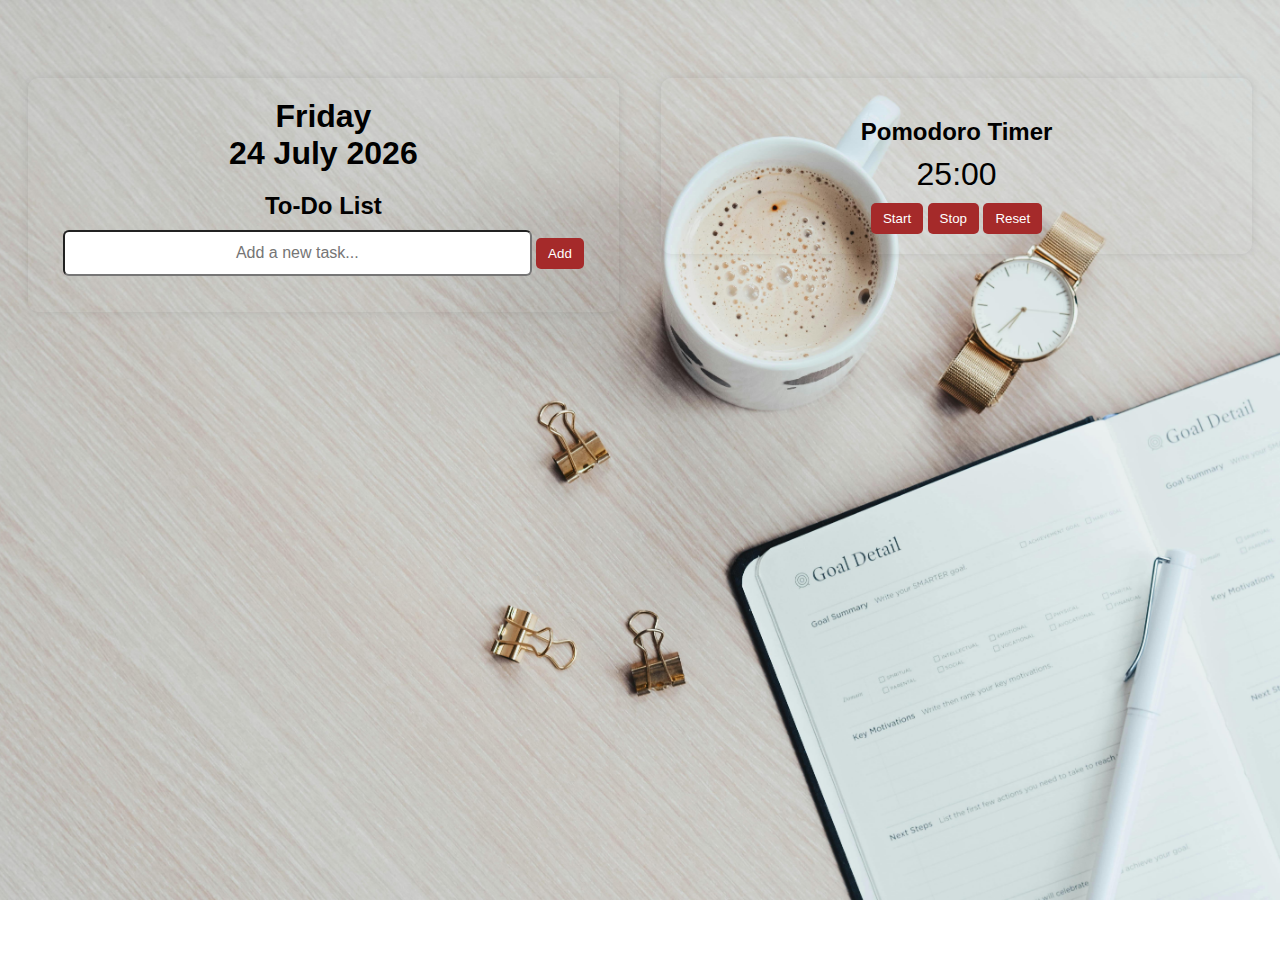
<file: index.html>
<!DOCTYPE html>
<html lang="en">
<head>
    <meta charset="UTF-8">
    <meta name="viewport" content="width=device-width, initial-scale=1.0, maximum-scale=1">
    <title>To-Do List & Pomodoro Timer</title>
    <link rel="stylesheet" href="styles.css">
</head>
<body>

    <!-- To-Do List Section -->
    <div class="todo-section">
        <div id="liveDate"></div>
        <h2>To-Do List</h2>
        <input type="text" id="taskInput" placeholder="Add a new task...">
        <button onclick="addTask()">Add</button>
        <ul id="taskList"></ul>
    </div>
    
    <!-- Pomodoro Timer Section -->
    <div class="pomodoro-section">
        <h2>Pomodoro Timer</h2>
        <div id="timer">25:00</div>
        <button onclick="startTimer()">Start</button>
        <button onclick="stopTimer()">Stop</button>
        <button onclick="resetTimer()">Reset</button>
    </div>

    <script>
        function updateLiveDate() {
            const date = new Date();
            
            const weekday = date.toLocaleDateString("en-US", { weekday: 'long' });
            const day = String(date.getDate()).padStart(2, '0'); // Ensures "03" instead of "3"
            const monthYear = date.toLocaleDateString("en-US", { month: 'long', year: 'numeric' });
        
            // Structure the date with a line break
            document.getElementById("liveDate").innerHTML = `${weekday} <br> ${day} ${monthYear}`;
        }
        updateLiveDate();

        document.getElementById("taskInput").addEventListener("keydown", function (event) {
            if (event.key === "Enter") {
                event.preventDefault();
                addTask();
            }
        });

        let timerInterval;
        let timeLeft = 1500;

        function updateTimerDisplay() {
            document.getElementById("timer").innerText = 
                `${Math.floor(timeLeft / 60)}:${(timeLeft % 60).toString().padStart(2, "0")}`;
        }

        function startTimer() {
            if (!timerInterval) {
                timerInterval = setInterval(() => {
                    if (timeLeft > 0) {
                        timeLeft--;
                        updateTimerDisplay();
                    } else {
                        clearInterval(timerInterval);
                        timerInterval = null;
                    }
                }, 1000);
            }
        }

        function stopTimer() {
            clearInterval(timerInterval);
            timerInterval = null;
        }

        function resetTimer() {
            stopTimer();
            timeLeft = 1500;
            updateTimerDisplay();
        }

        function addTask() {
            const taskInput = document.getElementById("taskInput");
            const taskText = taskInput.value.trim();
            if (!taskText) return;

            const taskList = document.getElementById("taskList");
            const li = document.createElement("li");

            // Task Label (Checkbox + "Complete?" Text)
            const label = document.createElement("label");
            label.style.display = "flex";
            label.style.alignItems = "center";

            const checkbox = document.createElement("input");
            checkbox.type = "checkbox";
            checkbox.onchange = () => taskSpan.style.textDecoration = checkbox.checked ? "line-through" : "none";

            const checkboxText = document.createElement("span");
            checkboxText.innerText = "Complete?";
            checkboxText.style.fontSize = "14px";
            checkboxText.style.color = "gray";

            label.append(checkbox, checkboxText);

            // Task Text
            const taskSpan = document.createElement("span");
            taskSpan.innerText = taskText;
            taskSpan.style.flex = "1";

            // Delete Button
            const deleteButton = document.createElement("button");
            deleteButton.innerText = "Delete";
            deleteButton.classList.add("delete-button");
            deleteButton.onclick = () => li.remove();

            li.append(label, taskSpan, deleteButton);
            taskList.appendChild(li);
            taskInput.value = "";
        }
    </script>

</body>
</html>
</file>
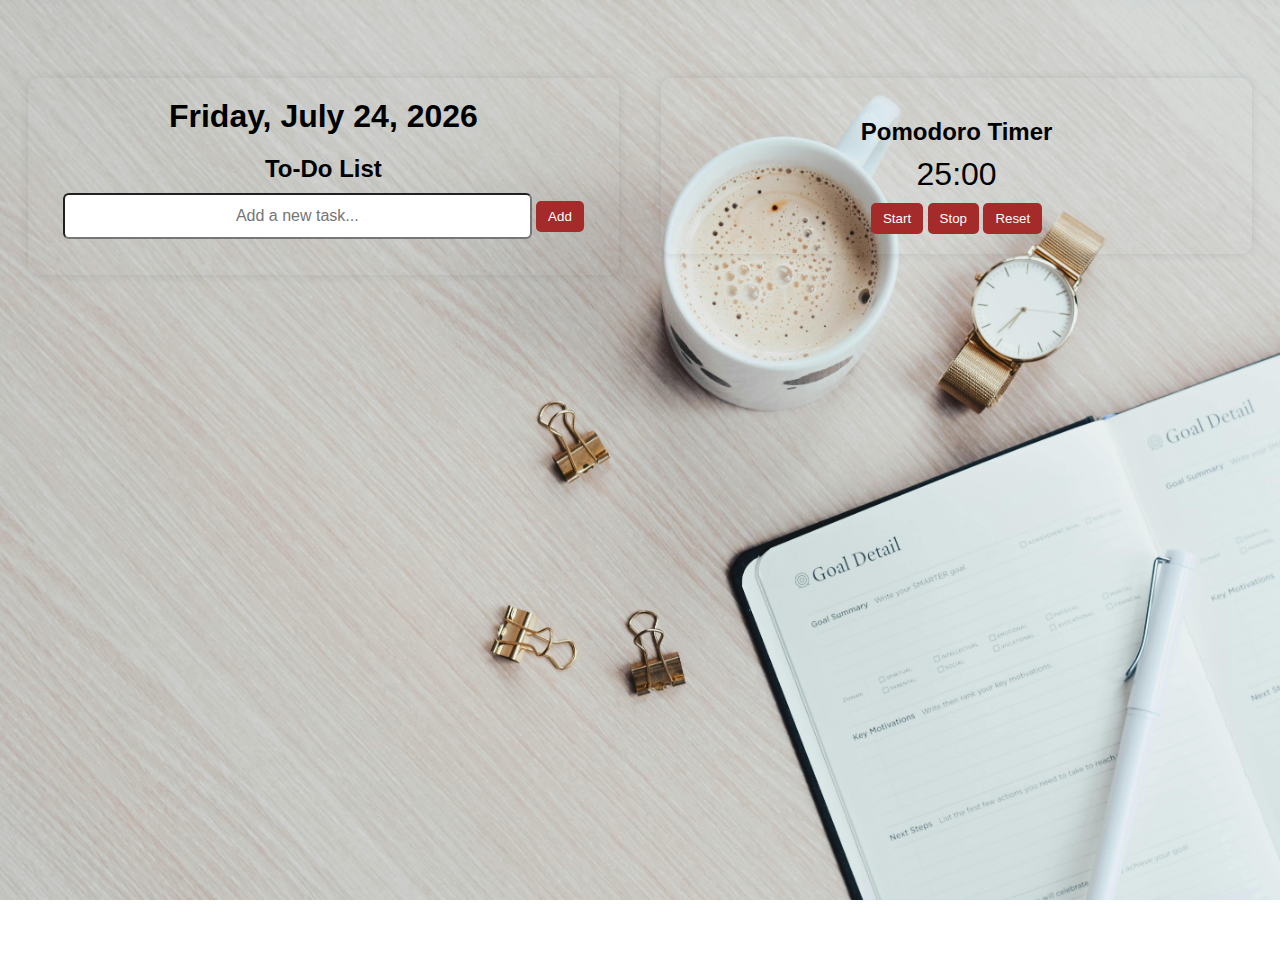
<file: toDoList.html>
<!DOCTYPE html>
<html lang="en">
<head>
    <meta charset="UTF-8">
    <meta name="viewport" content="width=device-width, initial-scale=1.0">
    <title>To-Do List & Pomodoro Timer</title>
    <link rel="stylesheet" href="styles.css">
    
</head>
<body>
    <div class="todo-section">
        <div id="liveDate"></div>
        <h2>To-Do List</h2>
        <input type="text" id="taskInput" placeholder="Add a new task...">
        <button onclick="addTask()">Add</button>
        <ul id="taskList"></ul>
    </div>
    
    <div class="pomodoro-section">
        <h2>Pomodoro Timer</h2>
        <div id="timer">25:00</div>
        <button onclick="startTimer()">Start</button>
        <button onclick="stopTimer()">Stop</button>
        <button onclick="resetTimer()">Reset</button>
    </div>
    <script>
        function updateLiveDate() {
            const date = new Date();
            document.getElementById("liveDate").innerText = date.toLocaleDateString("en-US", {
            weekday: 'long',
            year: 'numeric',
            month: 'long',
            day: 'numeric'
            });
        }
        updateLiveDate();

        document.getElementById("taskInput").addEventListener("keydown", function (event) {
            if (event.key === "Enter") {
                event.preventDefault();
                addTask();
            }
        });

        let timerInterval;
        let timeLeft = 1500;

        function updateTimerDisplay() {
            document.getElementById("timer").innerText = `${Math.floor(timeLeft / 60)}:${(timeLeft % 60).toString().padStart(2, "0")}`;
        }

        function startTimer() {
            if (!timerInterval) {
                timerInterval = setInterval(() => {
                    if (timeLeft > 0) {
                        timeLeft--;
                        updateTimerDisplay();
                    } else {
                        clearInterval(timerInterval);
                        timerInterval = null;
                    }
                }, 1000);
            }
        }

        function stopTimer() {
            clearInterval(timerInterval);
            timerInterval = null;
        }

        function resetTimer() {
            stopTimer();
            timeLeft = 1500;
            document.getElementById("timer").innerText = "25:00";
        }

        function addTask() {
            const taskInput = document.getElementById("taskInput");
            const taskText = taskInput.value.trim();
            if (!taskText) return;

            const taskList = document.getElementById("taskList");
            const li = document.createElement("li");

            // Create Task Text
            const taskSpan = document.createElement("span");
            taskSpan.innerText = taskText;
            taskSpan.style.flex = "1";

            // Create Checkbox
            const checkbox = document.createElement("input");
            checkbox.type = "checkbox";
            checkbox.onchange = () => taskSpan.style.textDecoration = checkbox.checked ? "line-through" : "none";

            // Create Delete Button (Using Class Instead of Inline Styles)
            const deleteButton = document.createElement("button");
            deleteButton.innerText = "X";
            deleteButton.classList.add("delete-button");
            deleteButton.onclick = () => li.remove();

            // Right-side container
            const buttonWrapper = document.createElement("div");
            buttonWrapper.classList.add("button-wrapper"); 
            buttonWrapper.append(checkbox, deleteButton);

            li.append(taskSpan, buttonWrapper);
            taskList.appendChild(li);
            taskInput.value = "";
        }
    </script>
</body>
</html>
</file>
<file: styles.css>
/* General Styles */
body {
    font-family: Arial, sans-serif;
    display: flex;
    justify-content: space-between;
    align-items: flex-start;
    height: 100vh;
    padding: 20px;
    background: url("pic2.jpg") no-repeat center center fixed;
    background-size: cover;
    overflow-x: hidden;
    overflow-y: auto;
}

/* Main Sections */
.todo-section, .pomodoro-section {
    margin-top: 50px;
    background: transparent;
    padding: 20px;
    box-shadow: 0 0 10px rgba(0, 0, 0, 0.1);
    border-radius: 10px;
    width: 45%;
    text-align: center;
}

/* Headings */
h2 {
    margin-bottom: 10px;
}

/* Input Fields */
.todo-section input {
    width: 80%;
    max-width: 500px;
    margin: 0 auto;
    text-align: center;
    padding: 12px;
    border-radius: 6px;
    font-size: 16px; /* Prevents iOS zooming issue */
}

/* Buttons */
button {
    padding: 8px 12px;
    cursor: pointer;
    background: brown;
    color: white;
    border: none;
    border-radius: 5px;
}

button:hover {
    background: black;
}

/* Pomodoro Timer */
#timer {
    font-size: 2em;
    margin: 10px 0;
}

/* Task List */
ul {
    list-style: none;
    padding: 0;
}

li {
    padding: 8px 10px;
    font-size: 16px;
    background: #eee;
    margin: 5px 0;
    display: flex;
    align-items: center;
    justify-content: center; /* Ensures task text is always centered */
    flex-wrap: wrap;
}

/* Live Date */
#liveDate {
    font-size: 2em;
    font-weight: bold;
    margin-bottom: 10px;
    text-align: center;
}

/* Delete Button */
.delete-button {
    background-color: #b02d2d;
    color: white;
    border: none;
    padding: 5px 10px;
    cursor: pointer;
}

.delete-button:hover {
    background-color: black;
}

/* Checkbox & Text */
label {
    display: flex;
    align-items: center;
    gap: 5px; /* Increase spacing between checkbox and text */
}

/* Responsive Styles */
@media screen and (max-width: 1024px) {
    body {
        flex-direction: column;
        align-items: center;
        justify-content: center;
        height: auto;
        padding: 10px;
        background: url("pic4.jpg") repeat center center;
        background-size: contain;
    }

    .todo-section, .pomodoro-section {
        width: 100%;
    }

    /* Button Styling */
    .pomodoro-section button, .todo-section button {
        margin: 10px 0;
        width: 80%;
        padding: 14px 18px;
        background: linear-gradient(45deg, #ff007f, #8000ff);
        color: white;
        box-shadow: 0 0 10px rgba(255, 0, 127, 0.8); /* Pink glow */
        transition: all 0.3s ease;
    }

    button:hover {
        box-shadow: 0 0 20px rgba(255, 0, 127, 1); /* Stronger glow */
    }

    h2, #timer, #liveDate {
        font-size: 2em;
        color: white;
    }

    li {
        display: flex;
        flex-direction: column;
        align-items: center;
        text-align: center;
    }

    /* Fix Checkbox & Text Spacing */
    label {
        justify-content: flex-start;
        margin: 15px 0;
    }

    label input[type="checkbox"] {
        margin-right: 3px !important;
        width: 18px;
        height: 18px;
        -webkit-appearance: checkbox; /* Fix for iOS Safari */
    }
}

@media screen and (max-width: 600px) {
    .todo-section, .pomodoro-section {
        width: 90%;
    }

    li {
        margin-bottom: 10px;
    }

    label input[type="checkbox"] {
        width: 16px;
        height: 16px;
    }

    .todo-section input {
        width: 90%;
        max-width: 100%;
    }
}
</file>
